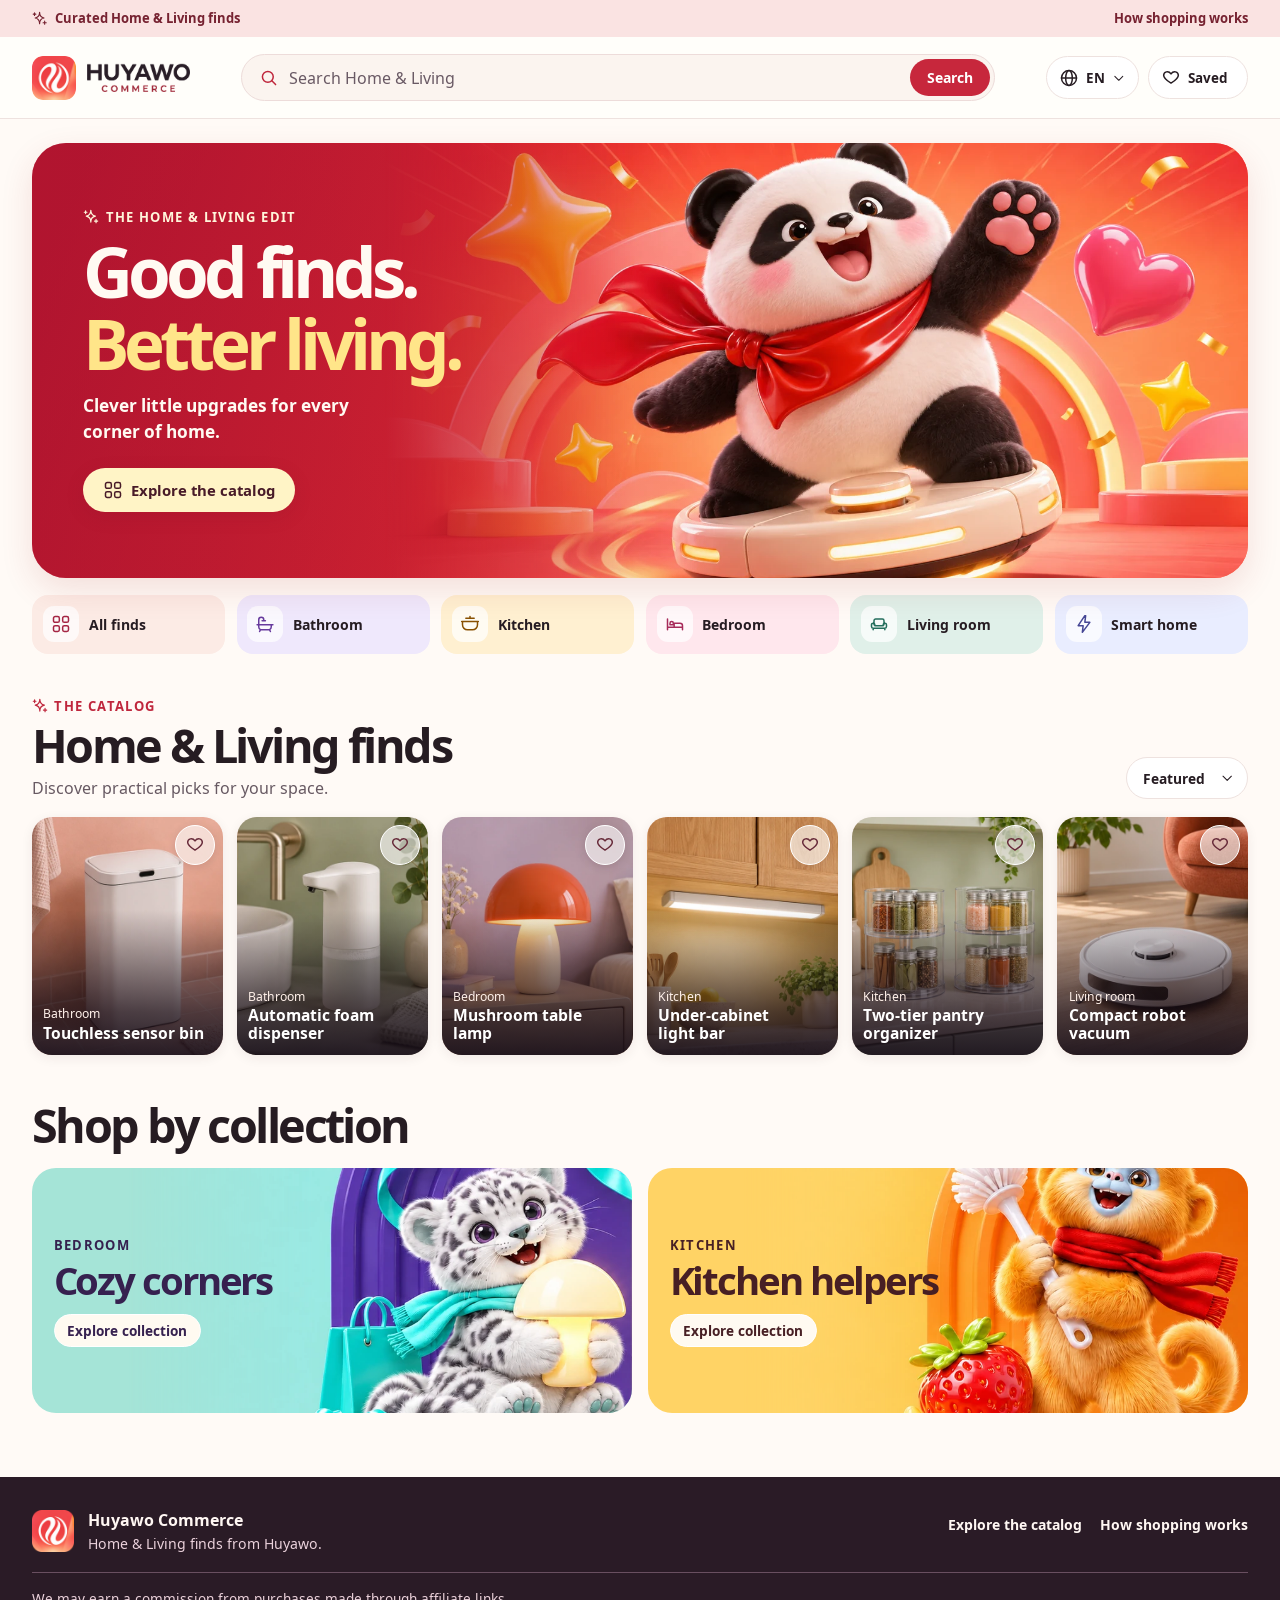
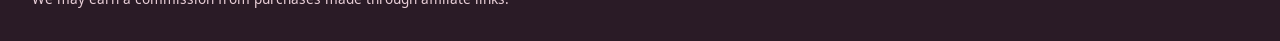
<file: index.html>
<!doctype html>
<html lang="en" dir="ltr">
<head>
  <meta charset="utf-8">
  <meta name="viewport" content="width=device-width, initial-scale=1">
  <meta name="theme-color" content="#fff9f4">
  <meta name="description" content="Explore Huyawo Commerce’s Home & Living catalog.">
  <title>Huyawo Commerce | Home &amp; Living</title>
  <link rel="icon" type="image/png" href="./assets/favicon.png">
  <link rel="stylesheet" href="./fonts.css">
  <link rel="stylesheet" href="./styles.css">
</head>
<body data-root="./" data-mode="site">
  <a class="skip" href="#main" id="skip"></a>
  <div class="ribbon" id="ribbon"></div>
  <header class="header" id="header"></header>
  <main id="main" class="shell" tabindex="-1"></main>
  <footer id="footer"></footer>
  <dialog id="modal" aria-labelledby="modal-title"></dialog>
  <div id="status" class="sr-only" role="status" aria-live="polite"></div>
  <noscript><div class="shell">JavaScript is required to browse the Huyawo Commerce catalog.</div></noscript>
  <script defer src="./catalog.js"></script>
  <script defer src="./locales.js"></script>
  <script defer src="./app.js"></script>
</body>
</html>
</file>
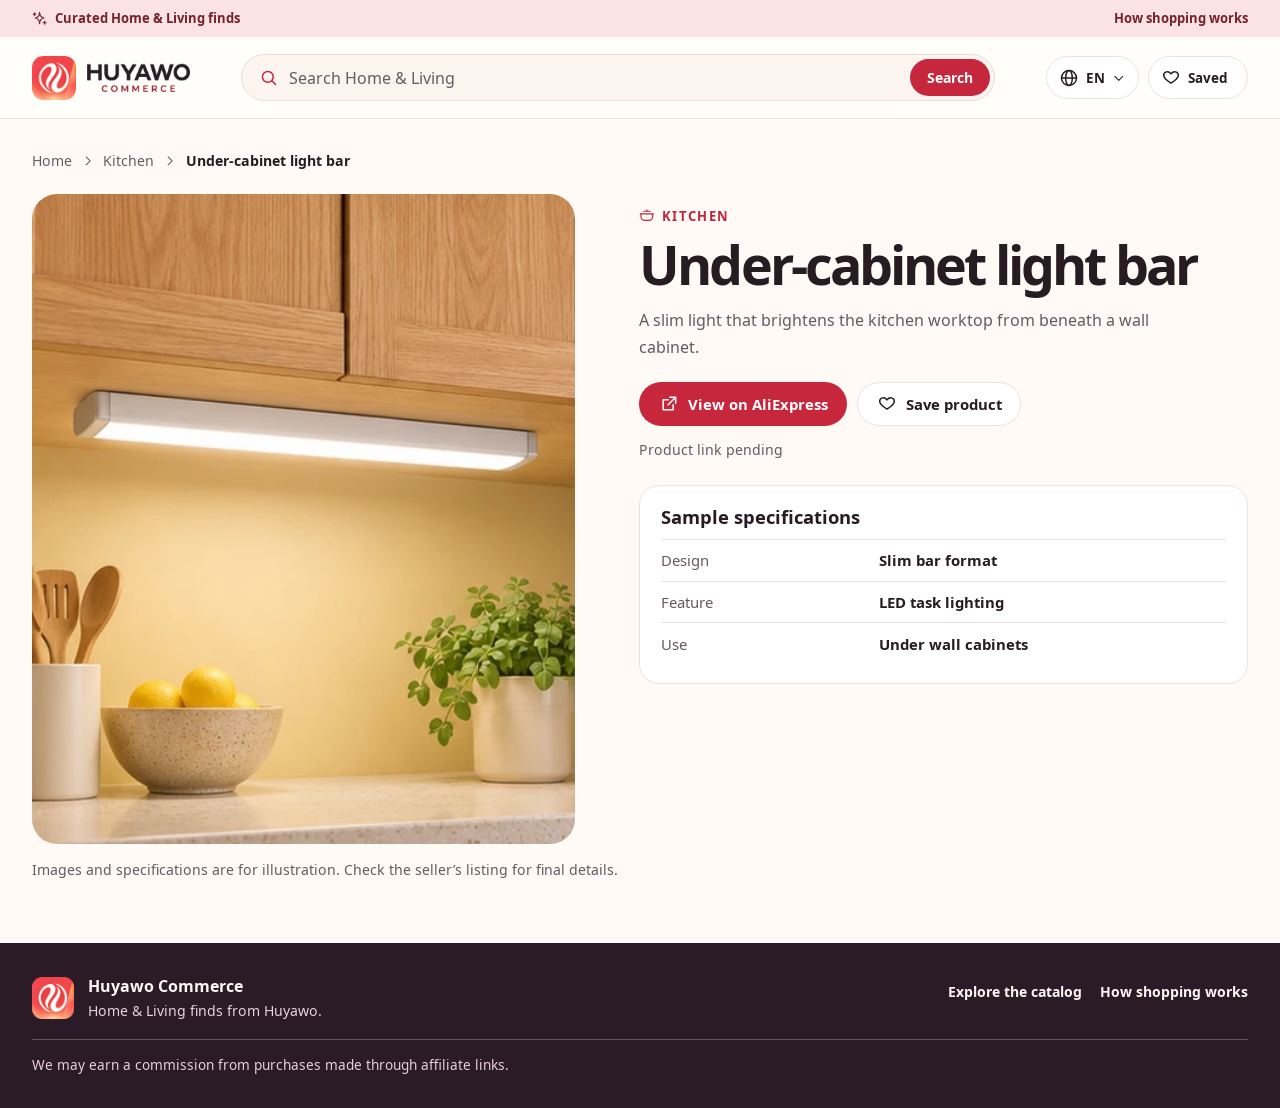
<file: products/cabinet-light/index.html>
<!doctype html>
<html lang="en" dir="ltr">
<head>
  <meta charset="utf-8">
  <meta name="viewport" content="width=device-width, initial-scale=1">
  <meta name="theme-color" content="#fff9f4">
  <meta name="description" content="Explore Huyawo Commerce’s Home & Living catalog.">
  <title>Under-cabinet light bar | Huyawo Commerce</title>
  <link rel="icon" type="image/png" href="../../assets/favicon.png">
  <link rel="stylesheet" href="../../fonts.css">
  <link rel="stylesheet" href="../../styles.css">
</head>
<body data-root="../../" data-mode="site">
  <a class="skip" href="#main" id="skip"></a>
  <div class="ribbon" id="ribbon"></div>
  <header class="header" id="header"></header>
  <main id="main" class="shell" tabindex="-1"></main>
  <footer id="footer"></footer>
  <dialog id="modal" aria-labelledby="modal-title"></dialog>
  <div id="status" class="sr-only" role="status" aria-live="polite"></div>
  <noscript><div class="shell">JavaScript is required to browse the Huyawo Commerce catalog.</div></noscript>
  <script defer src="../../catalog.js"></script>
  <script defer src="../../locales.js"></script>
  <script defer src="../../app.js"></script>
</body>
</html>
</file>
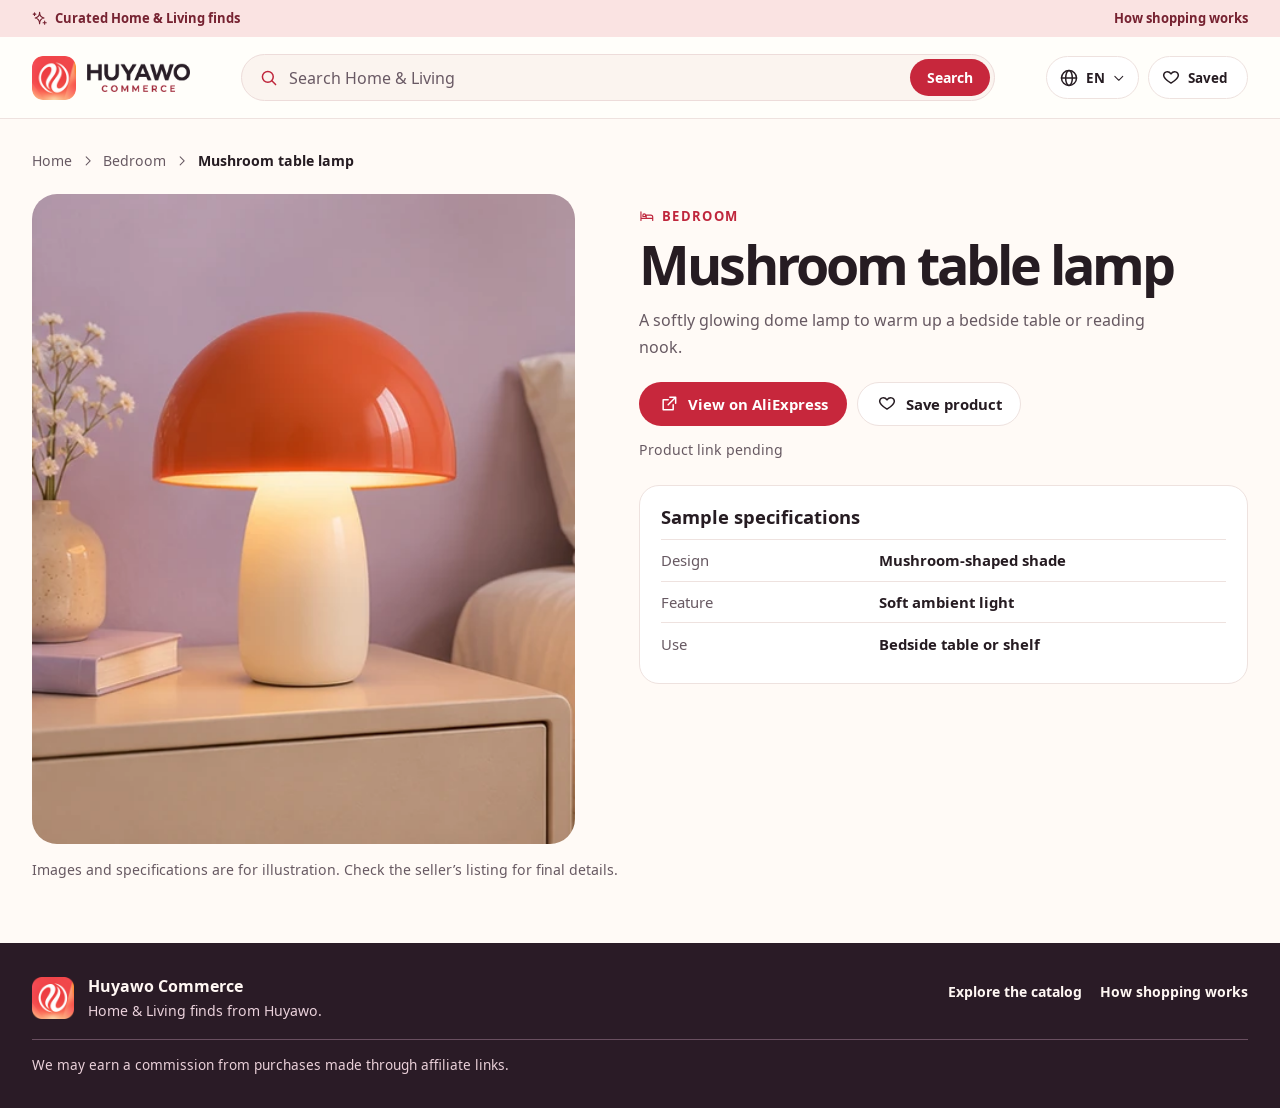
<file: products/mushroom-lamp/index.html>
<!doctype html>
<html lang="en" dir="ltr">
<head>
  <meta charset="utf-8">
  <meta name="viewport" content="width=device-width, initial-scale=1">
  <meta name="theme-color" content="#fff9f4">
  <meta name="description" content="Explore Huyawo Commerce’s Home & Living catalog.">
  <title>Mushroom table lamp | Huyawo Commerce</title>
  <link rel="icon" type="image/png" href="../../assets/favicon.png">
  <link rel="stylesheet" href="../../fonts.css">
  <link rel="stylesheet" href="../../styles.css">
</head>
<body data-root="../../" data-mode="site">
  <a class="skip" href="#main" id="skip"></a>
  <div class="ribbon" id="ribbon"></div>
  <header class="header" id="header"></header>
  <main id="main" class="shell" tabindex="-1"></main>
  <footer id="footer"></footer>
  <dialog id="modal" aria-labelledby="modal-title"></dialog>
  <div id="status" class="sr-only" role="status" aria-live="polite"></div>
  <noscript><div class="shell">JavaScript is required to browse the Huyawo Commerce catalog.</div></noscript>
  <script defer src="../../catalog.js"></script>
  <script defer src="../../locales.js"></script>
  <script defer src="../../app.js"></script>
</body>
</html>
</file>
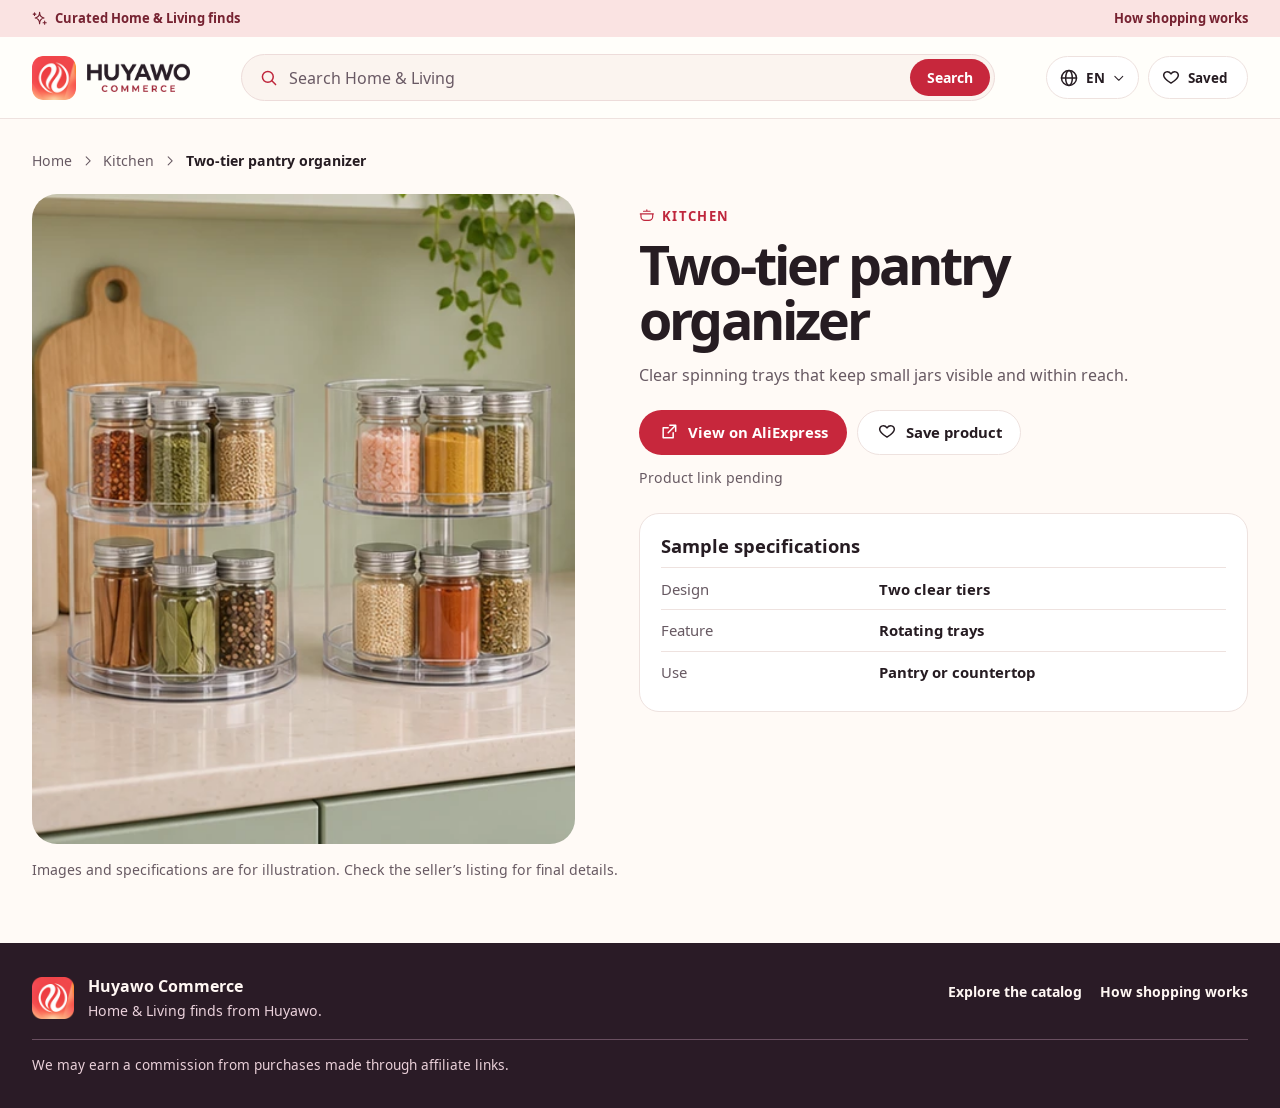
<file: products/pantry-organizer/index.html>
<!doctype html>
<html lang="en" dir="ltr">
<head>
  <meta charset="utf-8">
  <meta name="viewport" content="width=device-width, initial-scale=1">
  <meta name="theme-color" content="#fff9f4">
  <meta name="description" content="Explore Huyawo Commerce’s Home & Living catalog.">
  <title>Two-tier pantry organizer | Huyawo Commerce</title>
  <link rel="icon" type="image/png" href="../../assets/favicon.png">
  <link rel="stylesheet" href="../../fonts.css">
  <link rel="stylesheet" href="../../styles.css">
</head>
<body data-root="../../" data-mode="site">
  <a class="skip" href="#main" id="skip"></a>
  <div class="ribbon" id="ribbon"></div>
  <header class="header" id="header"></header>
  <main id="main" class="shell" tabindex="-1"></main>
  <footer id="footer"></footer>
  <dialog id="modal" aria-labelledby="modal-title"></dialog>
  <div id="status" class="sr-only" role="status" aria-live="polite"></div>
  <noscript><div class="shell">JavaScript is required to browse the Huyawo Commerce catalog.</div></noscript>
  <script defer src="../../catalog.js"></script>
  <script defer src="../../locales.js"></script>
  <script defer src="../../app.js"></script>
</body>
</html>
</file>
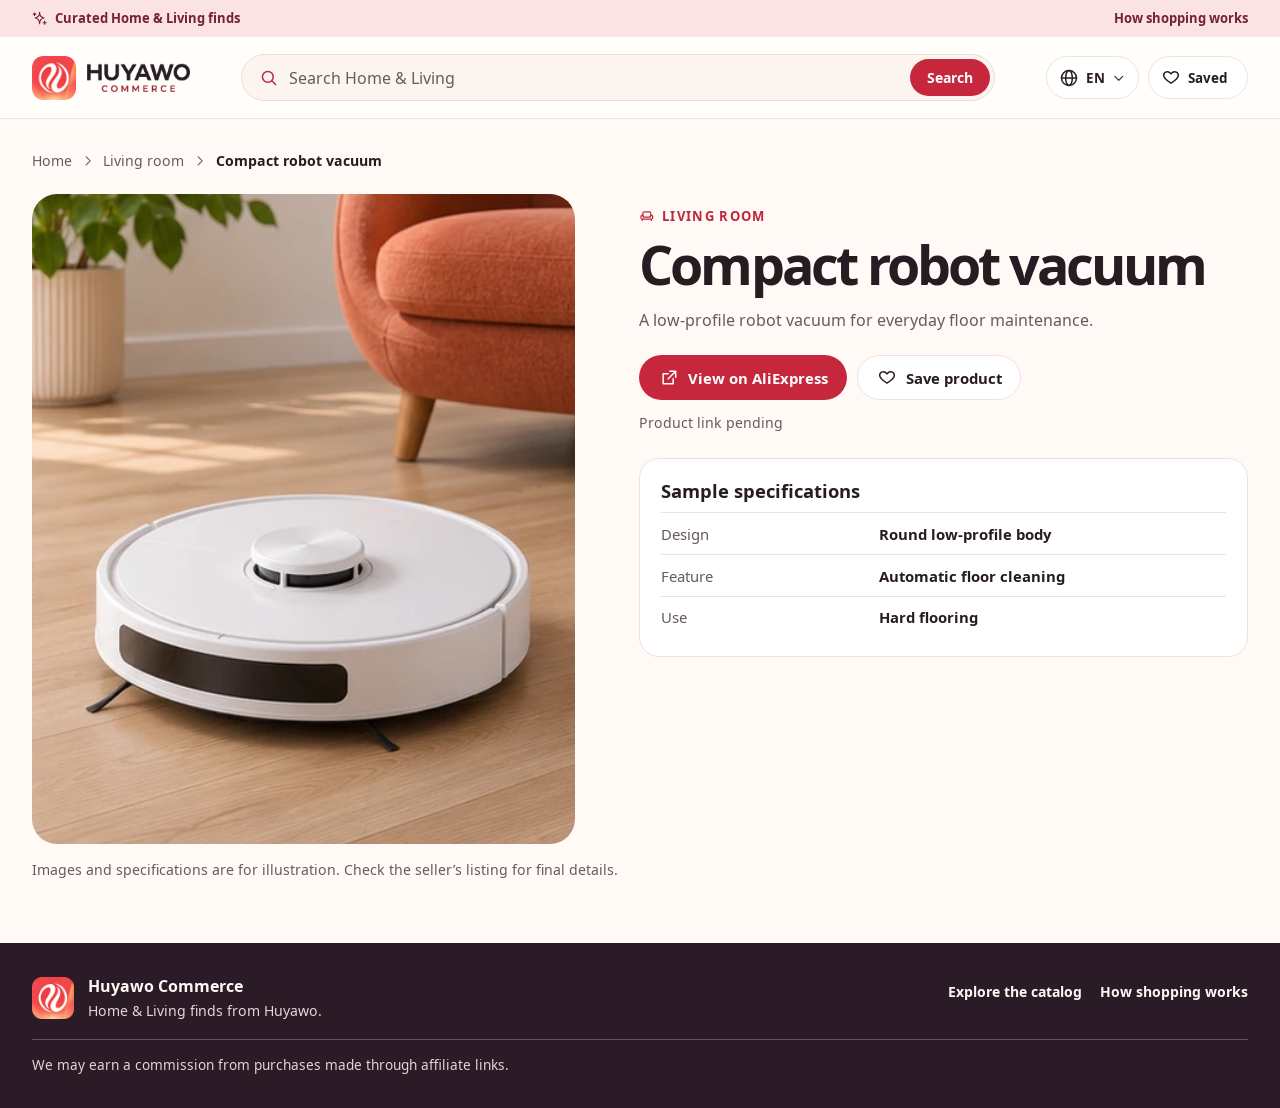
<file: products/robot-vacuum/index.html>
<!doctype html>
<html lang="en" dir="ltr">
<head>
  <meta charset="utf-8">
  <meta name="viewport" content="width=device-width, initial-scale=1">
  <meta name="theme-color" content="#fff9f4">
  <meta name="description" content="Explore Huyawo Commerce’s Home & Living catalog.">
  <title>Compact robot vacuum | Huyawo Commerce</title>
  <link rel="icon" type="image/png" href="../../assets/favicon.png">
  <link rel="stylesheet" href="../../fonts.css">
  <link rel="stylesheet" href="../../styles.css">
</head>
<body data-root="../../" data-mode="site">
  <a class="skip" href="#main" id="skip"></a>
  <div class="ribbon" id="ribbon"></div>
  <header class="header" id="header"></header>
  <main id="main" class="shell" tabindex="-1"></main>
  <footer id="footer"></footer>
  <dialog id="modal" aria-labelledby="modal-title"></dialog>
  <div id="status" class="sr-only" role="status" aria-live="polite"></div>
  <noscript><div class="shell">JavaScript is required to browse the Huyawo Commerce catalog.</div></noscript>
  <script defer src="../../catalog.js"></script>
  <script defer src="../../locales.js"></script>
  <script defer src="../../app.js"></script>
</body>
</html>
</file>
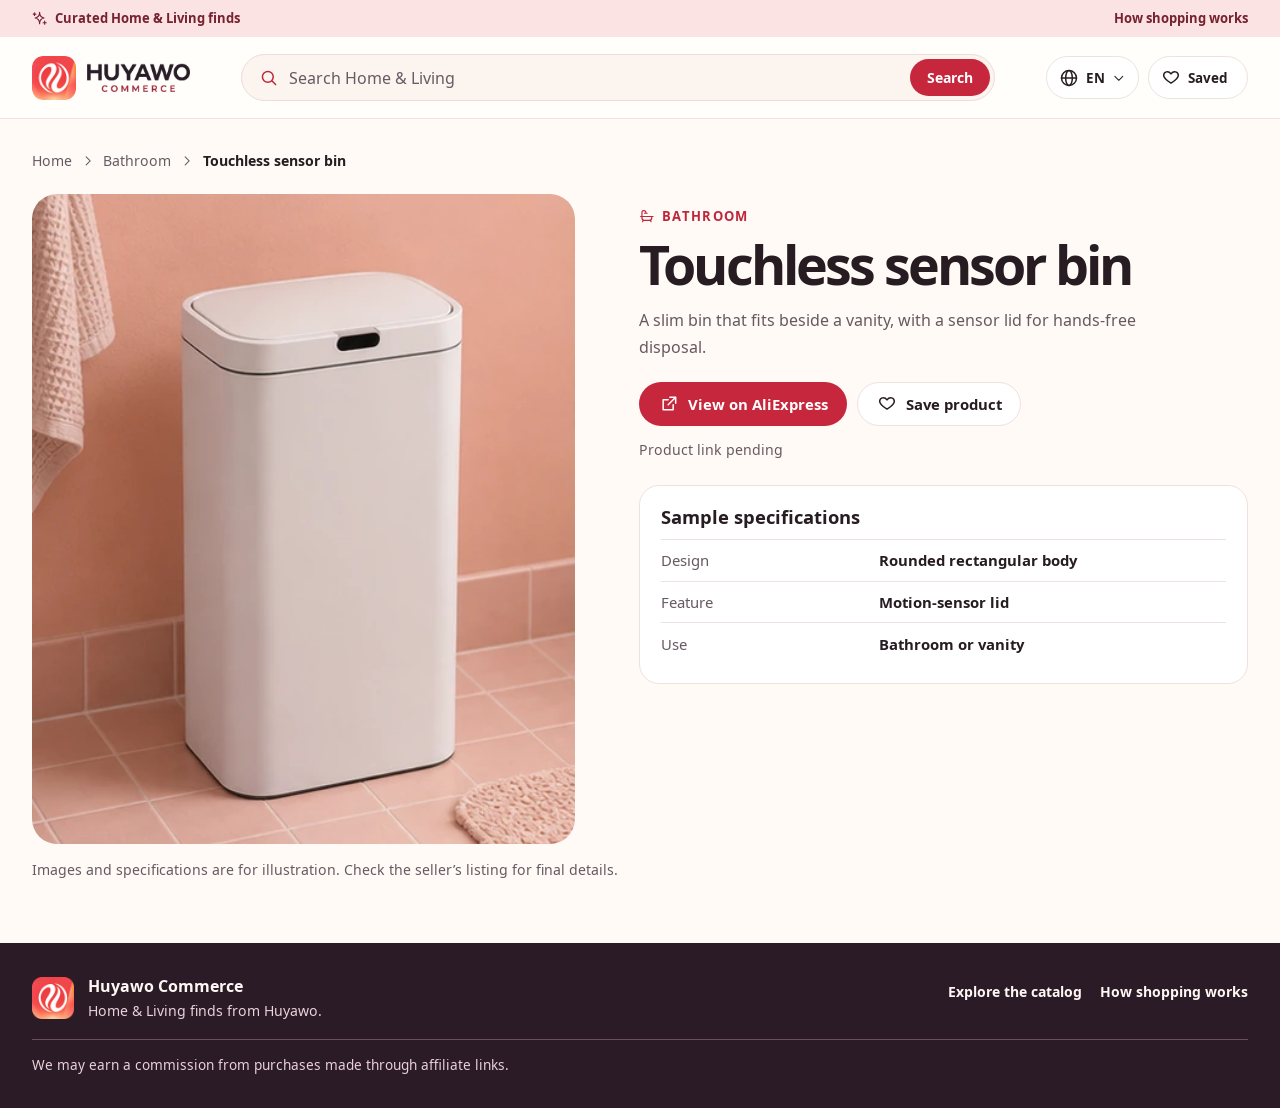
<file: products/sensor-bin/index.html>
<!doctype html>
<html lang="en" dir="ltr">
<head>
  <meta charset="utf-8">
  <meta name="viewport" content="width=device-width, initial-scale=1">
  <meta name="theme-color" content="#fff9f4">
  <meta name="description" content="Explore Huyawo Commerce’s Home & Living catalog.">
  <title>Touchless sensor bin | Huyawo Commerce</title>
  <link rel="icon" type="image/png" href="../../assets/favicon.png">
  <link rel="stylesheet" href="../../fonts.css">
  <link rel="stylesheet" href="../../styles.css">
</head>
<body data-root="../../" data-mode="site">
  <a class="skip" href="#main" id="skip"></a>
  <div class="ribbon" id="ribbon"></div>
  <header class="header" id="header"></header>
  <main id="main" class="shell" tabindex="-1"></main>
  <footer id="footer"></footer>
  <dialog id="modal" aria-labelledby="modal-title"></dialog>
  <div id="status" class="sr-only" role="status" aria-live="polite"></div>
  <noscript><div class="shell">JavaScript is required to browse the Huyawo Commerce catalog.</div></noscript>
  <script defer src="../../catalog.js"></script>
  <script defer src="../../locales.js"></script>
  <script defer src="../../app.js"></script>
</body>
</html>
</file>
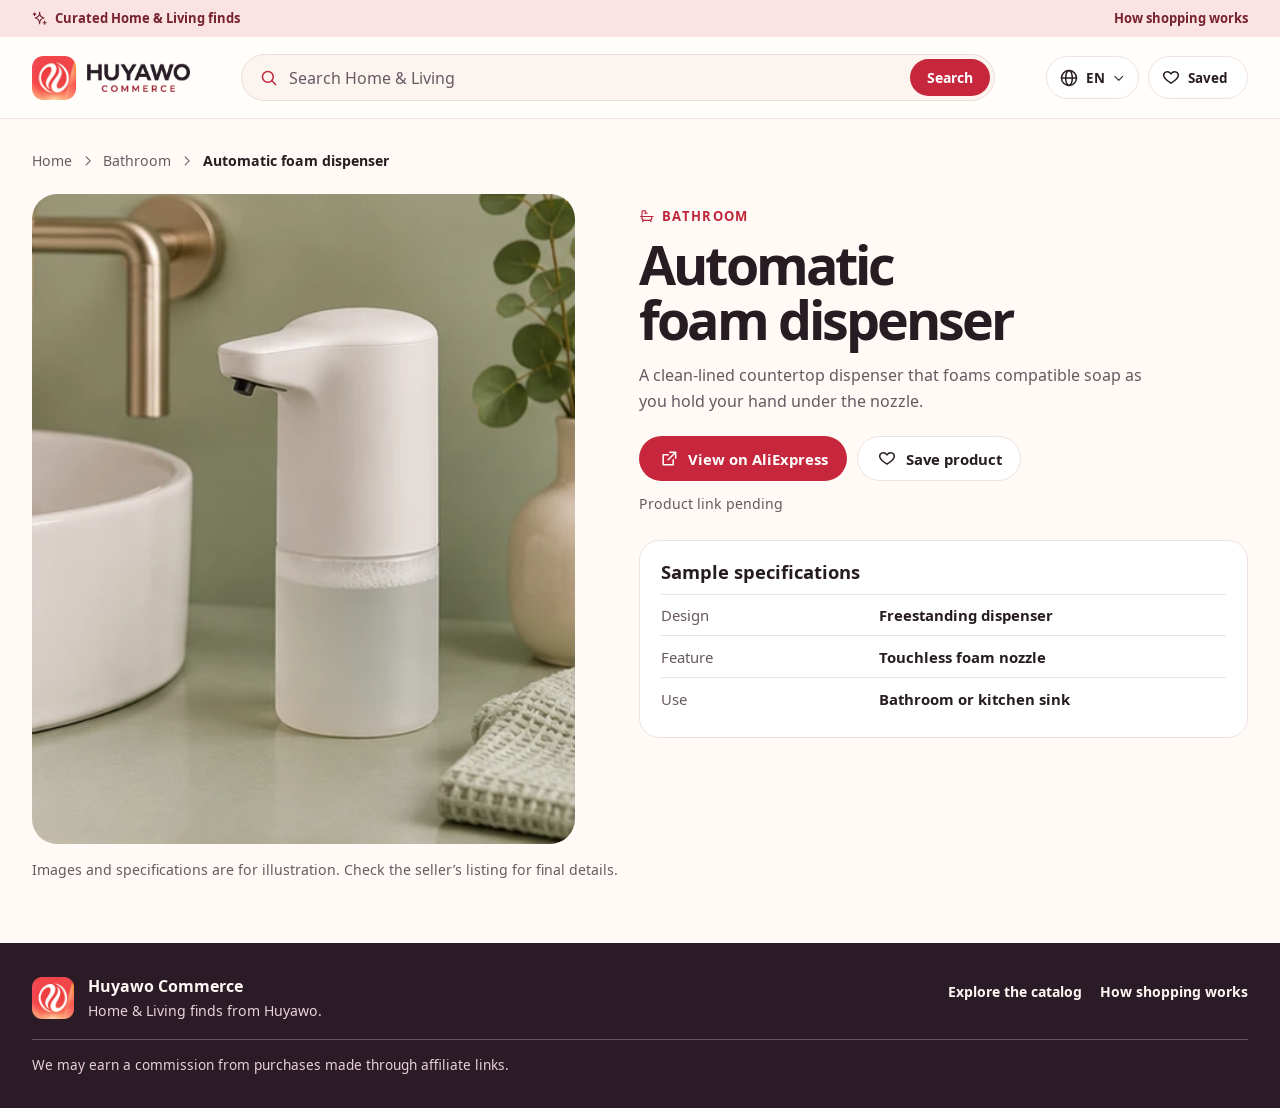
<file: products/soap-dispenser/index.html>
<!doctype html>
<html lang="en" dir="ltr">
<head>
  <meta charset="utf-8">
  <meta name="viewport" content="width=device-width, initial-scale=1">
  <meta name="theme-color" content="#fff9f4">
  <meta name="description" content="Explore Huyawo Commerce’s Home & Living catalog.">
  <title>Automatic foam dispenser | Huyawo Commerce</title>
  <link rel="icon" type="image/png" href="../../assets/favicon.png">
  <link rel="stylesheet" href="../../fonts.css">
  <link rel="stylesheet" href="../../styles.css">
</head>
<body data-root="../../" data-mode="site">
  <a class="skip" href="#main" id="skip"></a>
  <div class="ribbon" id="ribbon"></div>
  <header class="header" id="header"></header>
  <main id="main" class="shell" tabindex="-1"></main>
  <footer id="footer"></footer>
  <dialog id="modal" aria-labelledby="modal-title"></dialog>
  <div id="status" class="sr-only" role="status" aria-live="polite"></div>
  <noscript><div class="shell">JavaScript is required to browse the Huyawo Commerce catalog.</div></noscript>
  <script defer src="../../catalog.js"></script>
  <script defer src="../../locales.js"></script>
  <script defer src="../../app.js"></script>
</body>
</html>
</file>
<file: fonts.css>
@font-face { font-family: "Huyawo"; src: url("assets/sans-regular.woff") format("woff"); font-style: normal; font-weight: 400 600; font-display: swap; }
@font-face { font-family: "Huyawo"; src: url("assets/sans-bold.woff") format("woff"); font-style: normal; font-weight: 601 1000; font-display: swap; }
@font-face { font-family: "Huyawo Arabic"; src: url("assets/arabic-regular.woff") format("woff"); font-style: normal; font-weight: 400 600; font-display: swap; }
@font-face { font-family: "Huyawo Arabic"; src: url("assets/arabic-bold.woff") format("woff"); font-style: normal; font-weight: 601 1000; font-display: swap; }
:root[lang="ar"], .languages [lang="ar"], :root[lang="fa"], .languages [lang="fa"] { font-family: "Huyawo Arabic", Huyawo, system-ui, sans-serif; }
@font-face { font-family: "Huyawo Indic"; src: url("assets/indic-regular.woff") format("woff"); font-style: normal; font-weight: 400 600; font-display: swap; }
@font-face { font-family: "Huyawo Indic"; src: url("assets/indic-bold.woff") format("woff"); font-style: normal; font-weight: 601 1000; font-display: swap; }
:root[lang="hi"], .languages [lang="hi"] { font-family: "Huyawo Indic", Huyawo, system-ui, sans-serif; }
@font-face { font-family: "Huyawo JP"; src: url("assets/japanese-regular.woff") format("woff"); font-style: normal; font-weight: 400 600; font-display: swap; }
@font-face { font-family: "Huyawo JP"; src: url("assets/japanese-bold.woff") format("woff"); font-style: normal; font-weight: 601 1000; font-display: swap; }
:root[lang="ja"], .languages [lang="ja"] { font-family: "Huyawo JP", Huyawo, system-ui, sans-serif; }
@font-face { font-family: "Huyawo KR"; src: url("assets/korean-regular.woff") format("woff"); font-style: normal; font-weight: 400 600; font-display: swap; }
@font-face { font-family: "Huyawo KR"; src: url("assets/korean-bold.woff") format("woff"); font-style: normal; font-weight: 601 1000; font-display: swap; }
:root[lang="ko"], .languages [lang="ko"] { font-family: "Huyawo KR", Huyawo, system-ui, sans-serif; }
@font-face { font-family: "Huyawo SC"; src: url("assets/simplified-regular.woff") format("woff"); font-style: normal; font-weight: 400 600; font-display: swap; }
@font-face { font-family: "Huyawo SC"; src: url("assets/simplified-bold.woff") format("woff"); font-style: normal; font-weight: 601 1000; font-display: swap; }
:root[lang="zh-Hans"], .languages [lang="zh-Hans"] { font-family: "Huyawo SC", Huyawo, system-ui, sans-serif; }
@font-face { font-family: "Huyawo TC"; src: url("assets/traditional-regular.woff") format("woff"); font-style: normal; font-weight: 400 600; font-display: swap; }
@font-face { font-family: "Huyawo TC"; src: url("assets/traditional-bold.woff") format("woff"); font-style: normal; font-weight: 601 1000; font-display: swap; }
:root[lang="zh-Hant"], .languages [lang="zh-Hant"] { font-family: "Huyawo TC", Huyawo, system-ui, sans-serif; }
</file>
<file: styles.css>
:root {
  color-scheme: light;
  --ink: #261c22;
  --muted: #675962;
  --paper: #fffaf6;
  --line: #eee2df;
  --accent: #bf263c;
  --action: #c7273c;
  --shell: 1336px;
  --curve: cubic-bezier(.2,.65,.3,1);
  font-family: Huyawo, "Noto Sans", system-ui, sans-serif;
  color: var(--ink);
  background: var(--paper);
  font-synthesis: none;
}
*, *::before, *::after { box-sizing: border-box; }
body { margin: 0; min-inline-size: 0; }
button, input, select { font: inherit; }
button { color: inherit; cursor: pointer; }
a { color: inherit; text-decoration: none; }
img { display: block; max-inline-size: 100%; }
svg { display: inline-block; inline-size: 1.25rem; block-size: 1.25rem; flex: none; vertical-align: middle; }
h1, h2, h3, p { margin: 0; }
:focus-visible { outline: 3px solid #5a329b; outline-offset: 4px; }
:target { scroll-margin-block-start: 6.5rem; }
#main:focus { outline: none; }
.sr-only, .skip:not(:focus) { position: absolute; inline-size: 1px; block-size: 1px; padding: 0; margin: -1px; overflow: hidden; clip-path: inset(50%); white-space: nowrap; }
.skip { position: fixed; z-index: 20; inset-block-start: .5rem; inset-inline-start: .5rem; padding: .75rem 1.25rem; background: #fff; border-radius: 8px; }
.shell { inline-size: min(calc(100% - 4rem), var(--shell)); margin-inline: auto; }
.ribbon { background: #fae3e2; color: #762231; font-size: .8125rem; font-weight: 750; }
.ribbon-inner { min-block-size: 2.3rem; display: flex; align-items: center; justify-content: space-between; gap: .6rem; }
.ribbon p { display: flex; align-items: center; gap: .5rem; }
.ribbon svg { inline-size: .95rem; block-size: .95rem; }
.text-button { background: none; border: 0; padding: .35rem 0; font-weight: 750; }
.text-button:hover { text-decoration: underline; text-underline-offset: .25em; }
.header { position: sticky; inset-block-start: 0; z-index: 5; background: #fffefa; border-block-end: 1px solid var(--line); }
.header-inner { display: grid; grid-template-columns: max-content minmax(150px, 1fr) max-content; align-items: center; column-gap: clamp(1.25rem, 4vw, 4rem); min-block-size: 5.1rem; }
.brand { display: inline-flex; align-items: center; gap: .68rem; direction: ltr; inline-size: max-content; }
.brand img { inline-size: 2.75rem; border-radius: .69rem; }
.search { display: flex; align-items: center; gap: .55rem; background: #fbf4ef; border: 1px solid #eddcda; border-radius: 999px; min-inline-size: 0; padding: .24rem; }
.search:focus-within { border-color: #b72940; box-shadow: 0 0 0 2px #f5d7da; }
.search input { background: transparent; border: 0; color: var(--ink); inline-size: 100%; min-inline-size: 0; padding-inline: .1rem .25rem; outline: 0; }
.search input::placeholder { color: #695964; }
.search > svg { margin-inline-start: .8rem; color: var(--accent); }
.search-submit { flex: 0 0 auto; white-space: nowrap; background: var(--action); color: #fff; border: 0; border-radius: 999px; min-block-size: 2.35rem; padding: .42rem 1.05rem; font-size: .875rem; font-weight: 800; }
.search-submit:hover, .button-primary:hover { background: #a71933; }
.tools { display: flex; gap: .55rem; align-items: center; }
.tool { min-block-size: 2.65rem; display: inline-flex; align-items: center; justify-content: center; gap: .45rem; border: 1px solid var(--line); background: #fff; border-radius: 999px; padding: .46rem .75rem; font-size: .84rem; font-weight: 800; white-space: nowrap; }
.tool:hover { color: var(--accent); border-color: #e8b0b8; }
.tool .chevron { inline-size: .85rem; }
.saved-count:not(:empty) { background: #f9e2e3; color: var(--accent); min-inline-size: 1.25rem; padding: 0 .22rem; text-align: center; border-radius: 50px; font-size: .75rem; }
.home { padding-block: 1.45rem 4rem; }
.hero { position: relative; display: grid; align-items: center; min-block-size: clamp(365px,34vw,485px); border-radius: 34px; overflow: hidden; isolation: isolate; background: linear-gradient(110deg,#b91532 4%,#e52e32 62%,#ff6948); color: #fffaf2; box-shadow: 0 12px 32px #a2252820; }
.hero-picture { position: absolute; z-index: -2; inset-block: 0; inset-inline-end: 0; inline-size: 71%; block-size: 100%; object-fit: cover; object-position: 58% 22%; mask-image: linear-gradient(to right, transparent 0%, #000 29%); }
[dir=rtl] .hero-picture { mask-image: linear-gradient(to left, transparent 0%, #000 29%); }
.hero::after { content: ""; position: absolute; inset: 0; z-index: -1; pointer-events: none; background: linear-gradient(90deg,#a8142c7a,transparent 56%); }
[dir=rtl] .hero::after { transform: scaleX(-1); }
.hero-copy { padding: clamp(1.75rem,4vw,4rem); max-inline-size: 56%; }
.eyebrow { display: inline-flex; align-items: center; gap: .42rem; font-weight: 850; font-size: .8125rem; letter-spacing: .105em; text-transform: uppercase; }
.eyebrow svg { inline-size: .98rem; block-size: .98rem; }
.hero .eyebrow { color: #fff6db; margin-block-end: .72rem; }
.hero h1 { font-size: clamp(2.6rem,5.4vw,5.15rem); font-weight: 950; line-height: .97; letter-spacing: -.074em; text-wrap: balance; }
.hero h1 span { display: block; }
.hero h1 span + span { color: #ffe589; margin-block-start: .08em; }
.hero p { max-inline-size: 31ch; line-height: 1.5; margin-block: 1rem 1.4rem; font-weight: 630; font-size: clamp(.97rem,1.35vw,1.13rem); }
.hero .button { box-shadow: 0 5px 18px #7d142b26; }
.button { display: inline-flex; align-items: center; justify-content: center; text-align: center; gap: .55rem; min-block-size: 2.8rem; border: 1px solid transparent; border-radius: 999px; padding: .56rem 1.15rem; font-size: .93rem; font-weight: 850; line-height: 1.35; }
.button:hover { transform: translateY(-2px); }
.button-cream { background: #fff4c6; color: #481b28; }
.button-cream:hover { background: #fffbea; }
.button-primary { background: var(--action); color: #fff; }
.button-secondary { background: #fff; border-color: var(--line); }
.button-secondary:hover { color: var(--accent); border-color: #de99aa; }
.quick-nav { display: grid; grid-template-columns: repeat(6, minmax(0,1fr)); gap: .72rem; padding-block: 1.05rem; }
.quick { --tile: #fcebe5; --tint: #a52543; display: flex; align-items: center; gap: .6rem; min-block-size: 3.7rem; padding: .48rem .62rem; background: var(--tile); border: 1px solid transparent; border-radius: 16px; font-size: .875rem; font-weight: 850; }
.quick:nth-child(2) { --tile: #efe8fc; --tint: #673a9d; }
.quick:nth-child(3) { --tile: #fff0d1; --tint: #895000; }
.quick:nth-child(4) { --tile: #ffe7ed; --tint: #a72b5a; }
.quick:nth-child(5) { --tile: #e0f0e9; --tint: #236e5c; }
.quick:nth-child(6) { --tile: #e9edff; --tint: #464795; }
.quick span { overflow-wrap: anywhere; }
.quick-icon { flex: none; display: grid; place-items: center; inline-size: 2.25rem; block-size: 2.25rem; background: #ffffffb8; color: var(--tint); border-radius: 11px; }
.quick:hover, .quick[aria-current=true] { border-color: var(--tint); color: var(--tint); }
.quick:hover { transform: translateY(-2px); }
.catalog { padding-block-start: 1.65rem; }
.section-head { display: flex; align-items: end; justify-content: space-between; gap: 1rem; margin-block-end: 1.1rem; }
.section-head .eyebrow { color: var(--accent); margin-block-end: .33rem; }
.section-head h1, .section-head h2 { font-size: clamp(1.8rem, 3.65vw, 3.1rem); line-height: 1.08; font-weight: 900; letter-spacing: -.055em; overflow-wrap: anywhere; }
.section-head p { margin-block-start: .38rem; color: var(--muted); overflow-wrap: anywhere; }
.sort { position: relative; display: flex; align-items: center; background: #fff; border: 1px solid var(--line); border-radius: 999px; flex: 0 0 auto; }
.sort select { appearance: none; background: none; border: 0; color: var(--ink); font-size: .86rem; font-weight: 750; outline-offset: 2px; border-radius: inherit; padding: .65rem 2.2rem .65rem 1rem; }
[dir=rtl] .sort select { padding: .65rem 1rem .65rem 2.2rem; }
.sort svg { position: absolute; inset-inline-end: .8rem; inline-size: .9rem; pointer-events: none; }
.grid { display: grid; grid-template-columns: repeat(6, minmax(0, 1fr)); gap: .9rem; }
.product { position: relative; display: grid; min-inline-size: 0; align-content: start; aspect-ratio: 4 / 5; isolation: isolate; overflow: hidden; border-radius: 20px; background: #ffeff0; box-shadow: 0 3px 12px #36212713; }
.product:hover, .product:focus-within { box-shadow: 0 9px 22px #36212730; }
.product-link { position: absolute; inset: 0; display: grid; align-content: end; }
.product-link:focus-visible { outline-offset: -4px; z-index: 1; }
.product img { position: absolute; z-index: -2; inline-size: 100%; block-size: 100%; object-fit: cover; }
.product:hover img { transform: scale(1.055); }
.product-link::after { content: ""; position: absolute; z-index: -1; inset: 0; background: linear-gradient(180deg,transparent 39%,#180d16ba 82%,#170e18eb); }
.product-copy { display: block; padding: .7rem .7rem .76rem; color: #fff; }
.product-copy span { display: block; font-size: .76rem; font-weight: 600; margin-block-end: .18rem; color: #fff1ea; }
.product-copy strong { display: block; line-height: 1.13; font-size: clamp(.83rem,1.22vw,1.07rem); font-weight: 850; text-wrap: pretty; overflow-wrap: anywhere; }
.heart { position: absolute; z-index: 2; inset-inline-end: .5rem; inset-block-start: .5rem; display: grid; place-items: center; inline-size: 2.5rem; block-size: 2.5rem; border-radius: 50%; border: 1px solid #fff; background: #fff9; color: #682c3b; box-shadow: 0 2px 8px #44263126; }
.heart:hover, .heart[aria-pressed=true] { background: #fff6f6; color: #b51f3a; }
.heart[aria-pressed=true] svg, .saved-action[aria-pressed=true] svg { fill: currentColor; }
.collections { margin-block-start: 2.8rem; }
.collection-grid { display: grid; grid-template-columns: 1fr 1fr; gap: 1rem; }
.collection { position: relative; min-block-size: 245px; display: flex; align-items: center; isolation: isolate; overflow: hidden; border-radius: 24px; background: #a5e4d7; color: #36214f; }
.collection:nth-child(2) { background: #ffd365; color: #471f24; }
.collection img { position: absolute; z-index: -2; inset-block: 0; inset-inline-end: 0; inline-size: 84%; block-size: 100%; object-fit: cover; object-position: 100% 57%; mask-image: linear-gradient(to right,transparent 0%,#000 37%); }
[dir=rtl] .collection img { transform: scaleX(-1); mask-image: linear-gradient(to right,transparent 0%,#000 37%); }
.collection:hover img { scale: 1.045; }
.collection-copy { padding: 1.35rem; max-inline-size: 61%; }
.collection h3 { font-size: clamp(1.52rem,3vw,2.7rem); line-height: 1.03; font-weight: 920; letter-spacing: -.055em; text-wrap: balance; }
.collection .eyebrow { margin-block-end: .45rem; }
.collection-cta { display: inline-block; margin-block-start: .8rem; background: #fffaf1; border: 1px solid #fff; border-radius: 999px; padding: .39rem .8rem; font-weight: 850; font-size: .85rem; }
.subpage { padding-block: 2rem 4rem; min-block-size: 58vh; }
.subpage .quick-nav { padding-block-start: 0; }
.empty { display: grid; justify-items: start; gap: .8rem; padding: 2.15rem; border-radius: 22px; background: white; border: 1px solid var(--line); }
.empty p { max-inline-size: 52ch; color: var(--muted); }
.breadcrumb { display: flex; flex-wrap: wrap; align-items: center; gap: .55rem; margin-block-end: 1.5rem; font-size: .88rem; color: var(--muted); }
.breadcrumb a:hover { color: var(--accent); text-decoration: underline; }
.breadcrumb [aria-current] { color: var(--ink); font-weight: 750; }
.breadcrumb svg { inline-size: .86rem; block-size: .86rem; }
[dir=rtl] .breadcrumb svg { transform: scaleX(-1); }
.detail { display: grid; grid-template-columns: minmax(0, 1fr) minmax(0,1.12fr); align-items: start; gap: clamp(1.35rem,5vw,5rem); }
.detail-picture { inline-size: 100%; block-size: auto; border-radius: 25px; aspect-ratio: 4/5; object-fit: cover; max-block-size: 650px; }
.detail-copy { padding-block: .75rem; }
.detail-copy h1 { font-size: clamp(2rem,4.2vw,4.35rem); line-height: 1.02; font-weight: 920; letter-spacing: -.055em; margin-block: .6rem .9rem; text-wrap: balance; overflow-wrap: anywhere; }
.detail-copy > p { color: var(--muted); line-height: 1.65; max-inline-size: 57ch; }
.detail-actions { display: flex; align-items: center; flex-wrap: wrap; gap: .65rem; margin-block: 1.35rem .7rem; }
.detail-copy .note { font-size: .88rem; }
.detail-copy .eyebrow { color: var(--accent); }
.specs { background: #fff; border: 1px solid var(--line); border-radius: 20px; padding: 1.15rem 1.3rem; margin-block-start: 1.5rem; }
.specs h2 { font-size: 1.15rem; }
.specs dl { margin-block: .6rem 0; }
.specs div { display: grid; grid-template-columns: minmax(0,.75fr) minmax(0,1.25fr); gap: .55rem; padding: .65rem 0; border-block-start: 1px solid var(--line); font-size: .93rem; overflow-wrap: anywhere; }
.specs dt { color: var(--muted); }
.specs dd { font-weight: 750; margin: 0; }
footer { background: #2a1b26; color: #fff7f3; }
.footer-inner { display: grid; grid-template-columns: minmax(0,1fr) auto; gap: 1.2rem; padding-block: 2rem; align-items: start; }
.footer-brand { display: flex; align-items: center; gap: .87rem; }
.footer-brand img { inline-size: 2.6rem; }
.footer-brand strong { display: block; }
.footer-brand p { margin-block-start: .22rem; color: #ebd2dc; font-size: .88rem; }
.footer-inner nav { display: flex; flex-wrap: wrap; gap: .45rem 1.15rem; align-items: center; }
.footer-inner nav a, .footer-inner nav button { font-size: .875rem; font-weight: 750; padding-block: .4rem; }
.footer-inner nav a:hover { text-decoration: underline; }
.disclosure { grid-column: 1/-1; color: #ead0d9; border-block-start: 1px solid #694f60; padding-block-start: .95rem; font-size: .85rem; line-height: 1.5; }
dialog { inline-size: min(calc(100% - 1.4rem), 38rem); max-block-size: calc(100dvh - 1.4rem); padding: 0; border-radius: 22px; background: #fffaf6; color: var(--ink); border: 1px solid var(--line); box-shadow: 0 22px 80px #2a102c5c; }
dialog::backdrop { background: #281723a8; backdrop-filter: blur(3px); }
dialog[open] { animation: dialog-in .23s var(--curve) both; }
.modal-body { padding: clamp(1.05rem, 4vw, 1.8rem); }
.modal-head { display: flex; align-items: center; justify-content: space-between; gap: .8rem; margin-block-end: .75rem; }
.modal-head h2 { font-weight: 900; font-size: clamp(1.25rem,4vw,1.65rem); line-height: 1.15; }
.modal-body p { line-height: 1.6; color: var(--muted); }
.modal-body p + p { margin-block-start: .72rem; }
.languages { display: grid; grid-template-columns: repeat(3,minmax(0,1fr)); gap: .42rem; }
.languages button { text-align: start; min-block-size: 2.85rem; padding: .42rem .58rem; border: 1px solid var(--line); border-radius: 10px; background: #fff; font-weight: 730; font-size: .85rem; overflow-wrap: anywhere; }
.languages button:hover, .languages button[aria-pressed=true] { border-color: var(--accent); color: var(--accent); background: #fff0ee; }
.button, .tool, .quick, .heart, .search-submit, .collection img, .product, .product img { transition: background-color .2s, border-color .2s, color .2s, transform .3s var(--curve), scale .32s var(--curve), box-shadow .2s; }
.view-enter { animation: view-in .29s var(--curve) both; }
@keyframes view-in { from { opacity: .64; transform: translateY(7px); } to { opacity: 1; transform: none; } }
@keyframes dialog-in { from { opacity: 0; transform: translateY(10px) scale(.98); } to { opacity: 1; transform: none; } }
:is([lang=ar],[lang=fa],[lang=hi],[lang=ja],[lang=ko],[lang^=zh]) :is(.hero h1,.collection h3,.section-head h1,.section-head h2,.detail-copy h1,.eyebrow) { letter-spacing: 0; }
:is([lang=ar],[lang=fa],[lang=hi]) .hero h1 { line-height: 1.2; font-size: clamp(2.18rem,4.25vw,4.35rem); }
:is([lang=ja],[lang=ko],[lang^=zh]) .hero h1 { font-size: clamp(2.18rem,4.5vw,4.4rem); line-height: 1.13; }
:is([lang=de],[lang=tr],[lang=fr],[lang=ru],[lang=uk],[lang=it],[lang=pt-BR],[lang=es]) .hero h1 { font-size: clamp(2.12rem,4.4vw,4.2rem); overflow-wrap: anywhere; }
@media (max-width: 1080px) {
  .grid { grid-template-columns: repeat(3, minmax(0,1fr)); }
  .product-copy { padding: .9rem; }
  .product-copy strong { font-size: 1.095rem; }
  .quick { padding: .48rem; gap: .4rem; }
}
@media (max-width: 850px) {
  .shell { inline-size: calc(100% - 2.1rem); }
  .header-inner { column-gap: .7rem; }
  .saved-label { display: none; }
  .quick-nav { grid-template-columns: repeat(3,minmax(0,1fr)); }
  .hero { min-block-size: 335px; }
  .hero-copy { max-inline-size: 57%; }
  .collection { min-block-size: 190px; }
}
@media (max-width: 650px) {
  .shell { inline-size: calc(100% - 1.4rem); }
  .ribbon-inner { min-block-size: 2.1rem; font-size: .735rem; }
  .ribbon-inner .text-button { display: none; }
  .header-inner { grid-template-columns: minmax(0,1fr) auto; gap: .64rem; min-block-size: auto; padding-block: .65rem; }
  .brand img { inline-size: 2.44rem; }
  .search { grid-row: 2; grid-column: 1/-1; }
  .search input { font-size: 1rem; }
  .tool { padding-inline: .62rem; min-block-size: 2.45rem; }
  .tools { grid-column: 2; grid-row: 1; }
  .language-name { display: none; }
  .tool .chevron { display: none; }
  .home { padding-block-start: .8rem; }
  .hero { grid-template-rows: auto auto; border-radius: 23px; background: linear-gradient(130deg,#b31532,#dc292f 67%,#f34339); min-block-size: 0; }
  .hero-copy { grid-row: 1; padding: 1.3rem 1.2rem .1rem; max-inline-size: none; }
  .hero h1 { font-size: clamp(2.4rem,9.3vw,4.35rem); text-wrap: initial; }
  .hero p { margin-block: .6rem .82rem; }
  .hero-picture, [dir=rtl] .hero-picture { grid-row: 2; position: relative; inset: auto; inline-size: 100%; block-size: auto; aspect-ratio: 1.91; object-fit: cover; mask-image: linear-gradient(transparent,#000 16%); margin-block-start: -.1rem; }
  .hero::after { display: none; }
  .quick-nav { gap: .42rem; padding-block: .75rem; }
  .quick { min-block-size: 3.15rem; font-size: .76rem; border-radius: 12px; line-height: 1.1; }
  .quick-icon { inline-size: 1.55rem; block-size: 1.7rem; border-radius: 7px; }
  .quick svg { inline-size: .95rem; block-size: .95rem; }
  .section-head { align-items: start; flex-wrap: wrap; gap: .55rem; margin-block-end: .85rem; }
  .catalog { padding-block-start: 1rem; }
  .grid { grid-template-columns: repeat(2,minmax(0,1fr)); gap: .56rem; }
  .product { border-radius: 14px; }
  .product-copy { padding: .63rem; }
  .product-copy strong { font-size: .96rem; }
  .collection-grid { grid-template-columns: 1fr; gap: .65rem; }
  .collection img { object-position: 100% 53%; }
  .collections { margin-block-start: 1.9rem; }
  .detail { grid-template-columns: minmax(0,1fr); }
  .detail-picture { max-block-size: 470px; }
  .subpage { padding-block-start: 1rem; }
  .footer-inner { grid-template-columns: 1fr; }
  :target { scroll-margin-block-start: 8.1rem; }
}
@media (max-width: 370px) {
  .quick { padding: .25rem; }
  .quick-icon { inline-size: 1.2rem; }
  .product-copy strong { font-size: .86rem; }
  .languages { grid-template-columns: repeat(2,minmax(0,1fr)); }
}
@media (prefers-reduced-motion: reduce) {
  *, *::before, *::after { animation-duration: .01ms !important; transition-duration: .01ms !important; scroll-behavior: auto !important; }
}

.listing-note { margin-block-start: 1rem; color: var(--muted); font-size: .88rem; }

.brand img.wordmark { inline-size: 6.45rem; block-size: auto; border-radius: 0; }
</file>
